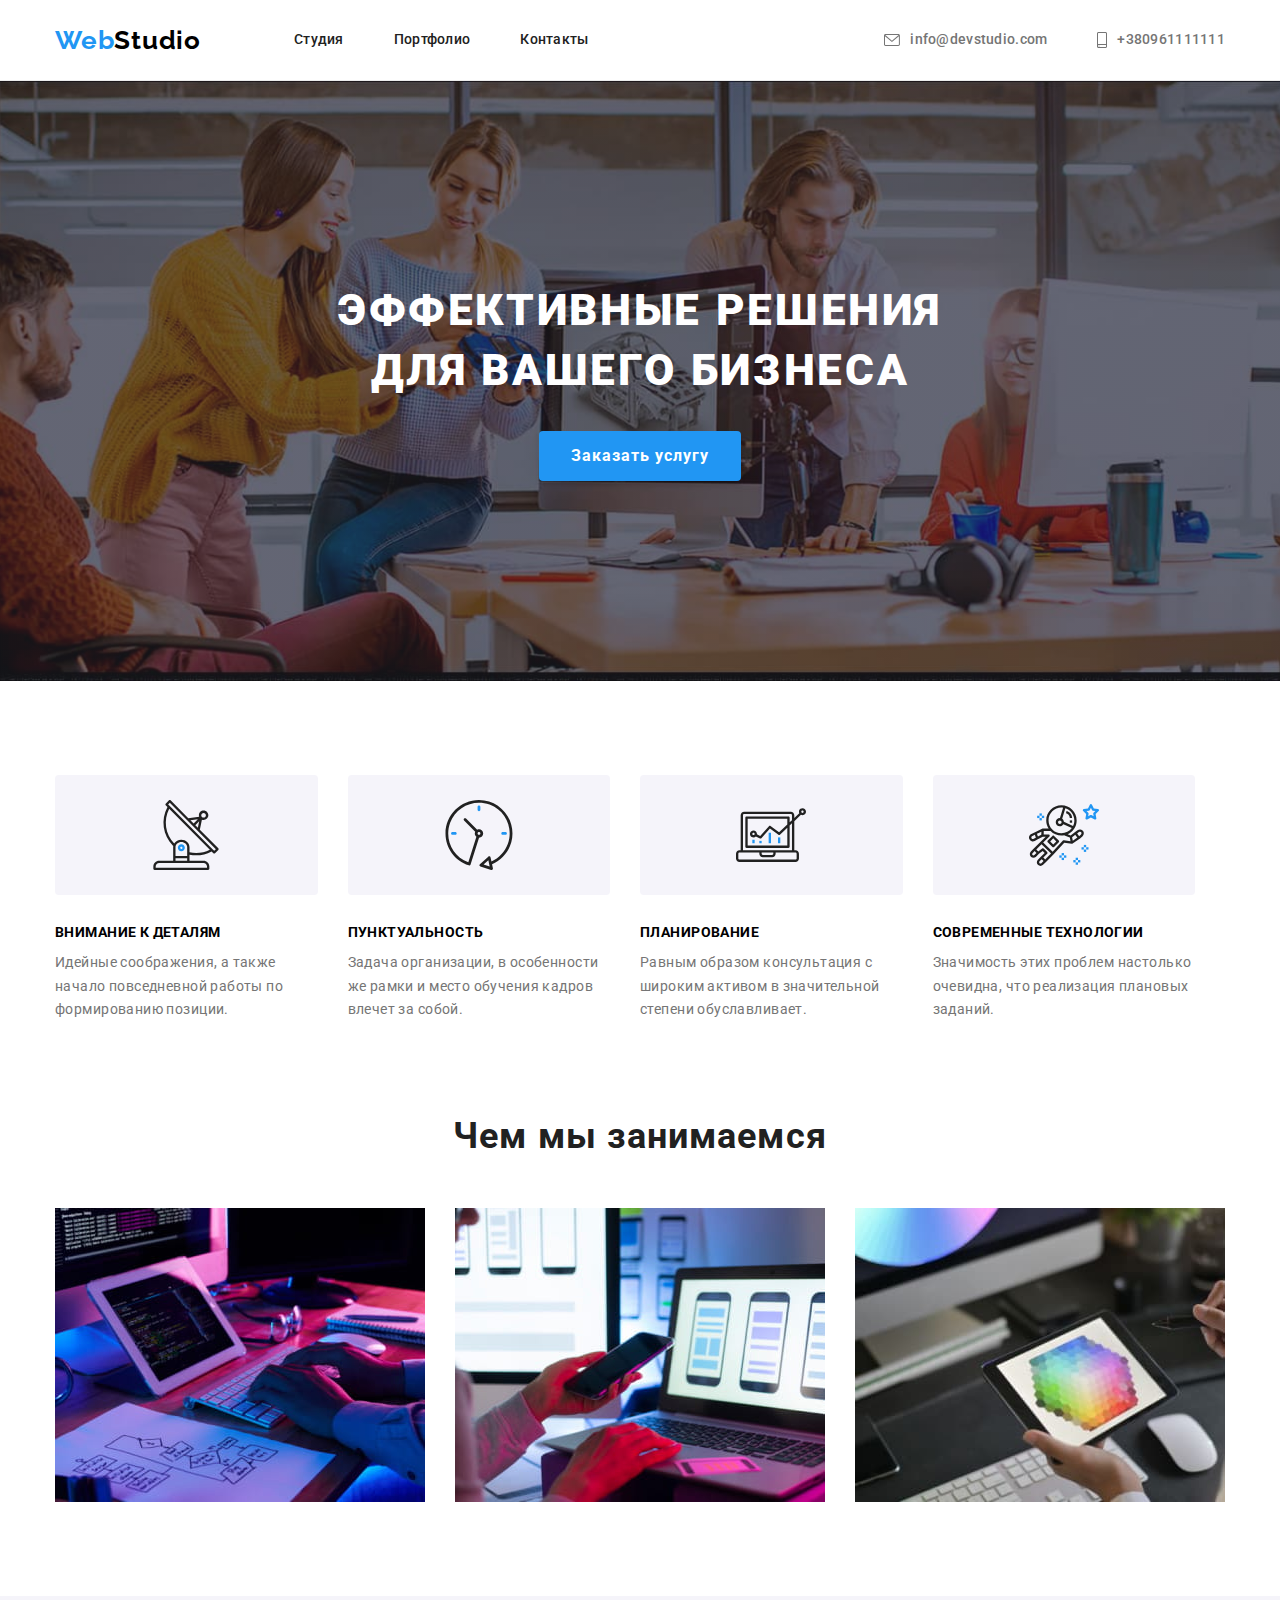
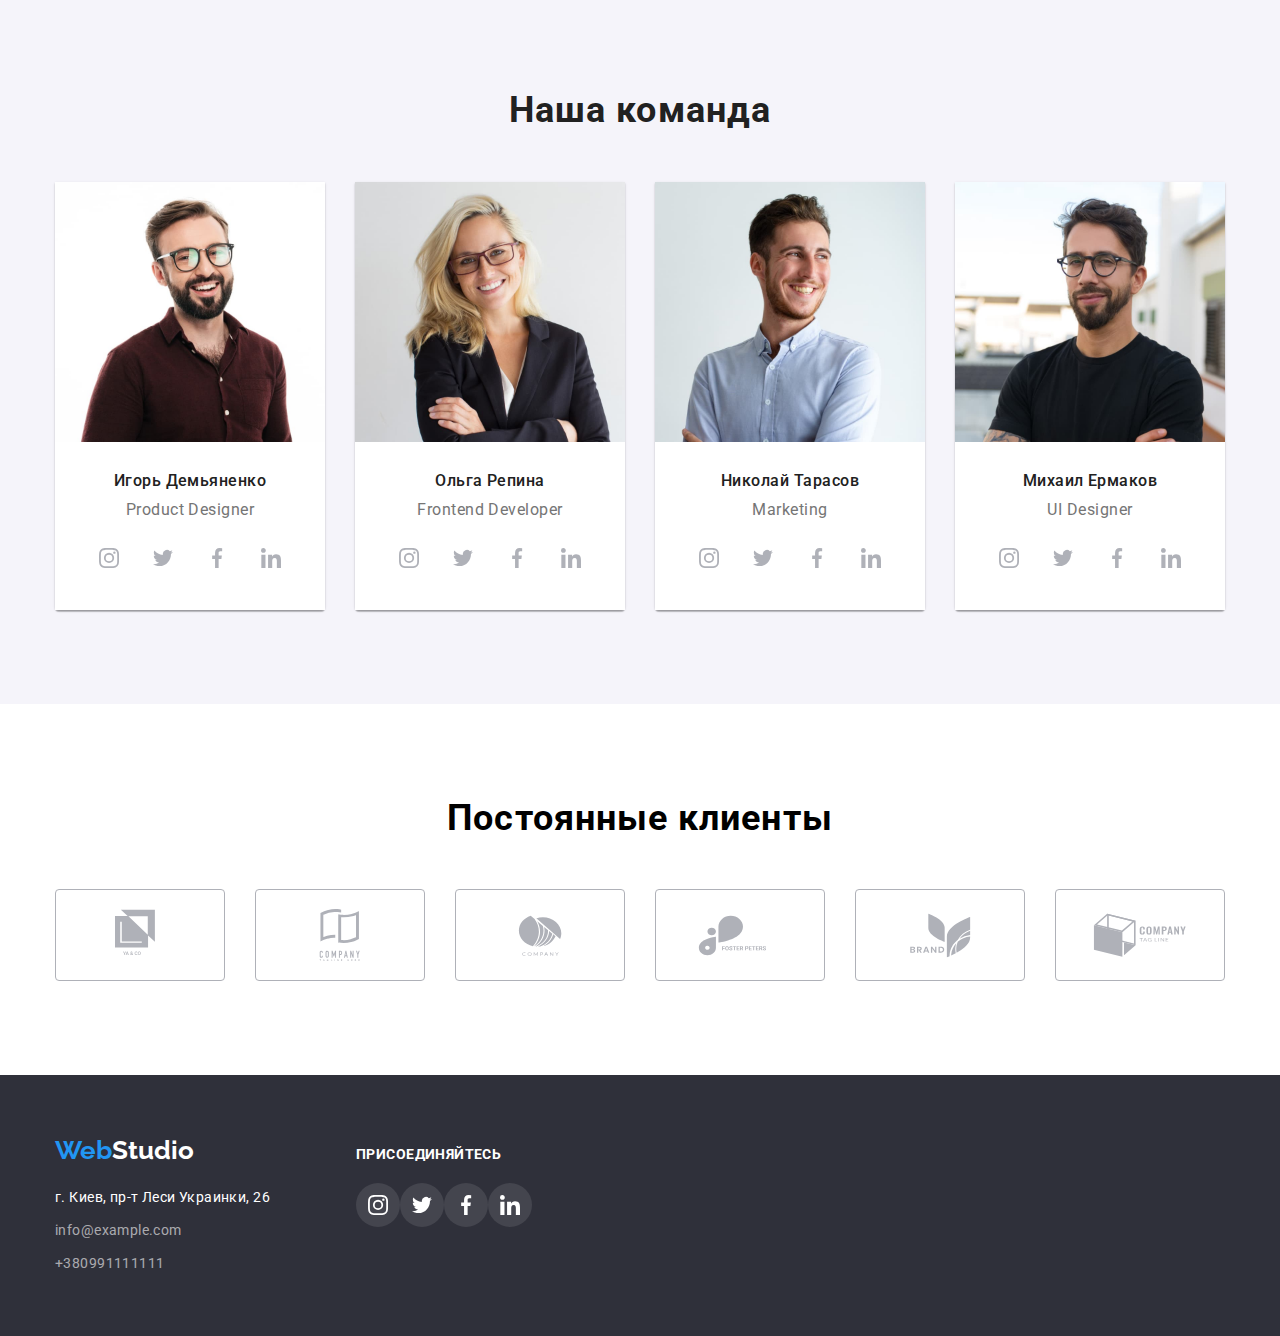
<file: index.html>
<!DOCTYPE html>
<html lang="ru">
  <head>
    <meta charset="UTF-8" />
    <meta http-equiv="X-UA-Compatible" content="IE=edge" />
    <meta name="viewport" content="width=device-width, initial-scale=1.0" />
    <link rel="preconnect" href="https://fonts.googleapis.com">
    <link rel="preconnect" href="https://fonts.gstatic.com" crossorigin>
    <link href="https://fonts.googleapis.com/css2?family=Raleway:wght@700&family=Roboto:wght@400;500;700;900&display=swap" rel="stylesheet">
    <link rel="stylesheet" href="./css/modern-normalize.css">
    <link rel="stylesheet" href="./css/styles.css">
    <title>WebStudio</title>
  </head>
  <body>
    <header class="header"> <!--Header-->
      <div class="head">
        <nav class="menu">
          <a class="logo" lang="en" href="./index.html"><span class="acent">Web</span>Studio
          </a>
          <ul class="menu-list">
            <li class="menu-items">
              <a class="menu-link" href="./index.html">Студия
              </a>
            </li>
            <li class="menu-items">
              <a class="menu-link" href="./portfolio.html">Портфолио</a>
            </li>
            <li class="menu-items">
              <a class="menu-link" href="./index.html">Контакты</a>
            </li>
          </ul>
        </nav>
        <ul class="connection-to">
          <li class="info">
            <a class="mail" href="mailto:info@devstudio.com">
              <svg class="icon-envelope">
                <use href="./svg/symbol-defs.svg#icon-envelope" width="16px" height="12px"></use>
              </svg>
              info@devstudio.com</a>
          </li>
          <li class="info">
            <a class="phone" href="tel:+380961111111">
              <svg class="icon-smartphone">
              <use href="./svg/symbol-defs.svg#icon-smartphone" width="10px" height="16px"></use>
            </svg>+380961111111</a>
          </li>
        </ul>
      </div>
    </header>
    <main> <!--Main-->
      <section class="front">
        <div class="front-style">
          <h1 class="texte">ЭФФЕКТИВНЫЕ РЕШЕНИЯ ДЛЯ ВАШЕГО БИЗНЕСА</h1>
          <button type="button" class="main-but">Заказать услугу</button>
        </div> <!--Верхня шапка-->
      </section>
      <section class="section-merit"> <!--Чому ми-->
        <div class="merit-class">
          <ul class="list-merit">
            <li class="merit icon-group">
              <h3 class="merit-name">ВНИМАНИЕ К ДЕТАЛЯМ</h3>
              <p class="merit-p">Идейные соображения, а также начало повседневной работы по формированию позиции.</p>
            </li>
            <li class="merit icon-clock">
              <h3 class="merit-name">ПУНКТУАЛЬНОСТЬ</h3>
              <p class="merit-p">Задача организации, в особенности же рамки и место обучения кадров влечет за собой.</p>
            </li>
            <li class="merit icon-diagram">
              <h3 class="merit-name">ПЛАНИРОВАНИЕ</h3>
              <p class="merit-p">Равным образом консультация с широким активом в значительной степени обуславливает.</p>
            </li>
            <li class="merit icon-austronaut">
              <h3 class="merit-name">СОВРЕМЕННЫЕ ТЕХНОЛОГИИ</h3>
              <p class="merit-p">Значимость этих проблем настолько очевидна, что реализация плановых заданий.</p>
            </li>
          </ul>
        </div>
      </section>
      <section class="whot-do"> <!--Чим ми займаємось-->
        <div class="work-class">
          <h2 class="h-work">Чем мы занимаемся</h2>
        <ul class="working-list">
          <li class="work"><img src="./images/scr1.jpg" alt="first image" width="370" height="294"></li>
          <li class="work"><img src="./images/scr2.jpg" alt="second image" width="370" height="294"></li>
          <li class="work"><img src="./images/scr3.jpg" alt="third image" width="370" height="294"></li>
        </ul>
        </div>
      </section>
      <section class="our-team">
        <div class="our-team-class">
          <h2 class="h-team">Наша команда</h2>
          <ul class="team-list">
            <li class="team">
              <img class="image" src="./images/photo1.jpg" alt="Игорь Демьяненко" width="270" height="260">
              <div class="person">
                <h3 class="name">Игорь Демьяненко</h3>
                <p class="activity" lang="en">Product Designer</p>
                <ul class="soc-list">
                  <li class="soc-logo">
                      <a href="" class="icon-border">
                          <svg class="icon instagram">
                              <use href="./svg/svg-ico/symbol-defs.svg#icon-instagram" width="20px" height="20px"></use>
                          </svg>
                      </a>
                  </li>
                  <li class="soc-logo">
                      <a href="" class="icon-border">
                          <svg class="icon twitter">
                              <use href="./svg/svg-ico/symbol-defs.svg#icon-twitter"width="20px" height="20px"></use>
                          </svg>
                      </a>
                  </li>
                  <li class="soc-logo">
                      <a href="" class="icon-border">
                          <svg class="icon facebook">
                              <use href="./svg/svg-ico/symbol-defs.svg#icon-facebook" width="20px" height="20px"></use>
                          </svg>
                      </a>
                  </li>
                  <li class="soc-logo">
                      <a href="" class="icon-border">
                          <svg class="icon linkedin">
                              <use href="./svg/svg-ico/symbol-defs.svg#icon-linkedin" width="20px" height="20px"></use>
                          </svg>
                      </a>
                  </li>
               </ul>
              </div>
            </li>
            <li class="team">
              <img class="image" src="./images/photo2.jpg" alt="Ольга Репина" width="270" height="260">
              <div class="person">
                <h3 class="name">Ольга Репина</h3>
                <p class="activity" lang="en">Frontend Developer</p>
                <ul class="soc-list">
                  <li class="soc-logo">
                      <a href="" class="icon-border">
                          <svg class="icon instagram">
                              <use href="./svg/svg-ico/symbol-defs.svg#icon-instagram" width="20px" height="20px"></use>
                          </svg>
                      </a>
                  </li>
                  <li class="soc-logo">
                      <a href="" class="icon-border">
                          <svg class="icon twitter">
                              <use href="./svg/svg-ico/symbol-defs.svg#icon-twitter"width="20px" height="20px"></use>
                          </svg>
                      </a>
                  </li>
                  <li class="soc-logo">
                      <a href="" class="icon-border">
                          <svg class="icon facebook">
                              <use href="./svg/svg-ico/symbol-defs.svg#icon-facebook" width="20px" height="20px"></use>
                          </svg>
                      </a>
                  </li>
                  <li class="soc-logo">
                      <a href="" class="icon-border">
                          <svg class="icon linkedin">
                              <use href="./svg/svg-ico/symbol-defs.svg#icon-linkedin" width="20px" height="20px"></use>
                          </svg>
                      </a>
                  </li>
               </ul>
              </div>
            </li>
            <li class="team">
              <img class="image" src="./images/photo3.jpg" alt="Николай Тарасов" width="270" height="260">
              <div class="person">
                <h3 class="name">Николай Тарасов</h3>
                <p class="activity" lang="en">Marketing</p>
                <ul class="soc-list">
                  <li class="soc-logo">
                      <a href="" class="icon-border">
                          <svg class="icon instagram">
                              <use href="./svg/svg-ico/symbol-defs.svg#icon-instagram" width="20px" height="20px"></use>
                          </svg>
                      </a>
                  </li>
                  <li class="soc-logo">
                      <a href="" class="icon-border">
                          <svg class="icon twitter">
                              <use href="./svg/svg-ico/symbol-defs.svg#icon-twitter"width="20px" height="20px"></use>
                          </svg>
                      </a>
                  </li>
                  <li class="soc-logo">
                      <a href="" class="icon-border">
                          <svg class="icon facebook">
                              <use href="./svg/svg-ico/symbol-defs.svg#icon-facebook" width="20px" height="20px"></use>
                          </svg>
                      </a>
                  </li>
                  <li class="soc-logo">
                      <a href="" class="icon-border">
                          <svg class="icon linkedin">
                              <use href="./svg/svg-ico/symbol-defs.svg#icon-linkedin" width="20px" height="20px"></use>
                          </svg>
                      </a>
                  </li>
               </ul>
              </div>
            </li>
            <li class="team">
              <img class="image" src="./images/photo4.jpg" alt="Михаил Ермаков" width="270" height="260">
              <div class="person">
                <h3 class="name">Михаил Ермаков</h3>
                <p class="activity" lang="en">UI Designer</p>
                <ul class="soc-list">
                  <li class="soc-logo">
                      <a href="" class="icon-border">
                          <svg class="icon instagram">
                              <use href="./svg/svg-ico/symbol-defs.svg#icon-instagram" width="20px" height="20px"></use>
                          </svg>
                      </a>
                  </li>
                  <li class="soc-logo">
                      <a href="" class="icon-border">
                          <svg class="icon twitter">
                              <use href="./svg/svg-ico/symbol-defs.svg#icon-twitter"width="20px" height="20px"></use>
                          </svg>
                      </a>
                  </li>
                  <li class="soc-logo">
                      <a href="" class="icon-border">
                          <svg class="icon facebook">
                              <use href="./svg/svg-ico/symbol-defs.svg#icon-facebook" width="20px" height="20px"></use>
                          </svg>
                      </a>
                  </li>
                  <li class="soc-logo">
                      <a href="" class="icon-border">
                          <svg class="icon linkedin">
                              <use href="./svg/svg-ico/symbol-defs.svg#icon-linkedin" width="20px" height="20px"></use>
                          </svg>
                      </a>
                  </li>
               </ul>
              </div>
            </li>
          </ul>
        </div>
      </section>
      <section class="client-section">
        <div class="client-conteiner">
            <h2 class="h-client">Постоянные клиенты</h2>
                <ul class="client-list">
                    <li class="client-item">
                        <a href="" class="client-link">
                            <svg class="client ya-go">
                                <use href="./svg/svg-ico/symbol-defs.svg#icon-ya-go" width="40px" height="47px"></use>
                            </svg>
                        </a>
                    </li>
                    <li class="client-item">
                        <a href="" class="client-link">
                            <svg class="client ya-go">
                                <use href="./svg/svg-ico/symbol-defs.svg#icon-tagline-here" width="50px" height="52px"></use>
                            </svg>
                        </a>
                    </li>
                        <li class="client-item">
                            <a href="" class="client-link">
                                <svg class="client icon-company">
                                    <use href="./svg/svg-ico/symbol-defs.svg#icon-company" width="44px" height="41px"></use>
                                </svg>
                            </a>
                        </li>
                        <li class="client-item">
                            <a href="" class="client-link">
                                <svg class="client icon-foster">
                                    <use href="./svg/svg-ico/symbol-defs.svg#icon-foster" width="85px" height="41px"></use>
                                </svg>
                            </a>
                        </li>
                    <li>
                        <li class="client-item">
                            <a href="" class="client-link">
                                <svg class="client icon-brand">
                                    <use href="./svg/svg-ico/symbol-defs.svg#icon-brand" width="63px" height="45px"></use>
                                </svg>
                            </a>
                        </li>
                    </li>
                    <li class="client-item">
                        <a href="" class="client-link">
                            <svg class="client icon-tag-line">
                                <use href="./svg/svg-ico/symbol-defs.svg#icon-tag-line" width="98px" height="44px"></use>
                            </svg>
                        </a>
                    </li>
                </ul>
        </div>
    </section>
    </main>
    <footer class="footer">
      <div class="footer-div">
        <div class="footer-section">
          <a class="footer-logo" lang="en" href="./index.html"><span class="acent">Web</span>Studio</a>
          <address class="address">
            <ul class="list-address">
              <li class="con-address"><a class="con-address" href="https://goo.gl/maps/3XFcRr5mM66JUjLg8">г. Киев, пр-т Леси Украинки, 26</a></li>
              <li class="con"><a class="footer-contact" href="mailto:info@example.com">info@example.com</a></li>
              <li class="con"><a class="footer-contact" href="tel:+380991111111">+380991111111</a></li>
            </ul>
          </address>
      </div>
      <div class="footer-social"> 
        <h3 class="social-title">
            ПРИСОЕДИНЯЙТЕСЬ
        </h3>
        <ul class="footer-social-list">
            <li class="social">
                <a href="" class="icon-border footer-icon">
                    <svg class="icon instagram">
                        <use href="./svg/svg-ico/symbol-defs.svg#icon-instagram" width="20px" height="20px"></use>
                    </svg>
                </a>
            </li>
            <li class="social">
                <a href="" class="icon-border footer-icon">
                    <svg class="icon twitter">
                        <use href="./svg/svg-ico/symbol-defs.svg#icon-twitter"width="20px" height="20px"></use>
                    </svg>
                </a>
            </li>
            <li class="social">
                <a href="" class="icon-border footer-icon">
                    <svg class="icon facebook">
                        <use href="./svg/svg-ico/symbol-defs.svg#icon-facebook" width="20px" height="20px"></use>
                    </svg>
                </a>
            </li>
            <li class="social">
                <a href="" class="icon-border footer-icon">
                    <svg class="icon linkedin">
                        <use href="./svg/svg-ico/symbol-defs.svg#icon-linkedin" width="20px" height="20px"></use>
                    </svg>
                </a>
            </li>
        </ul>
    </div>
      </div>
    </footer>
  </body>
</html>
</file>
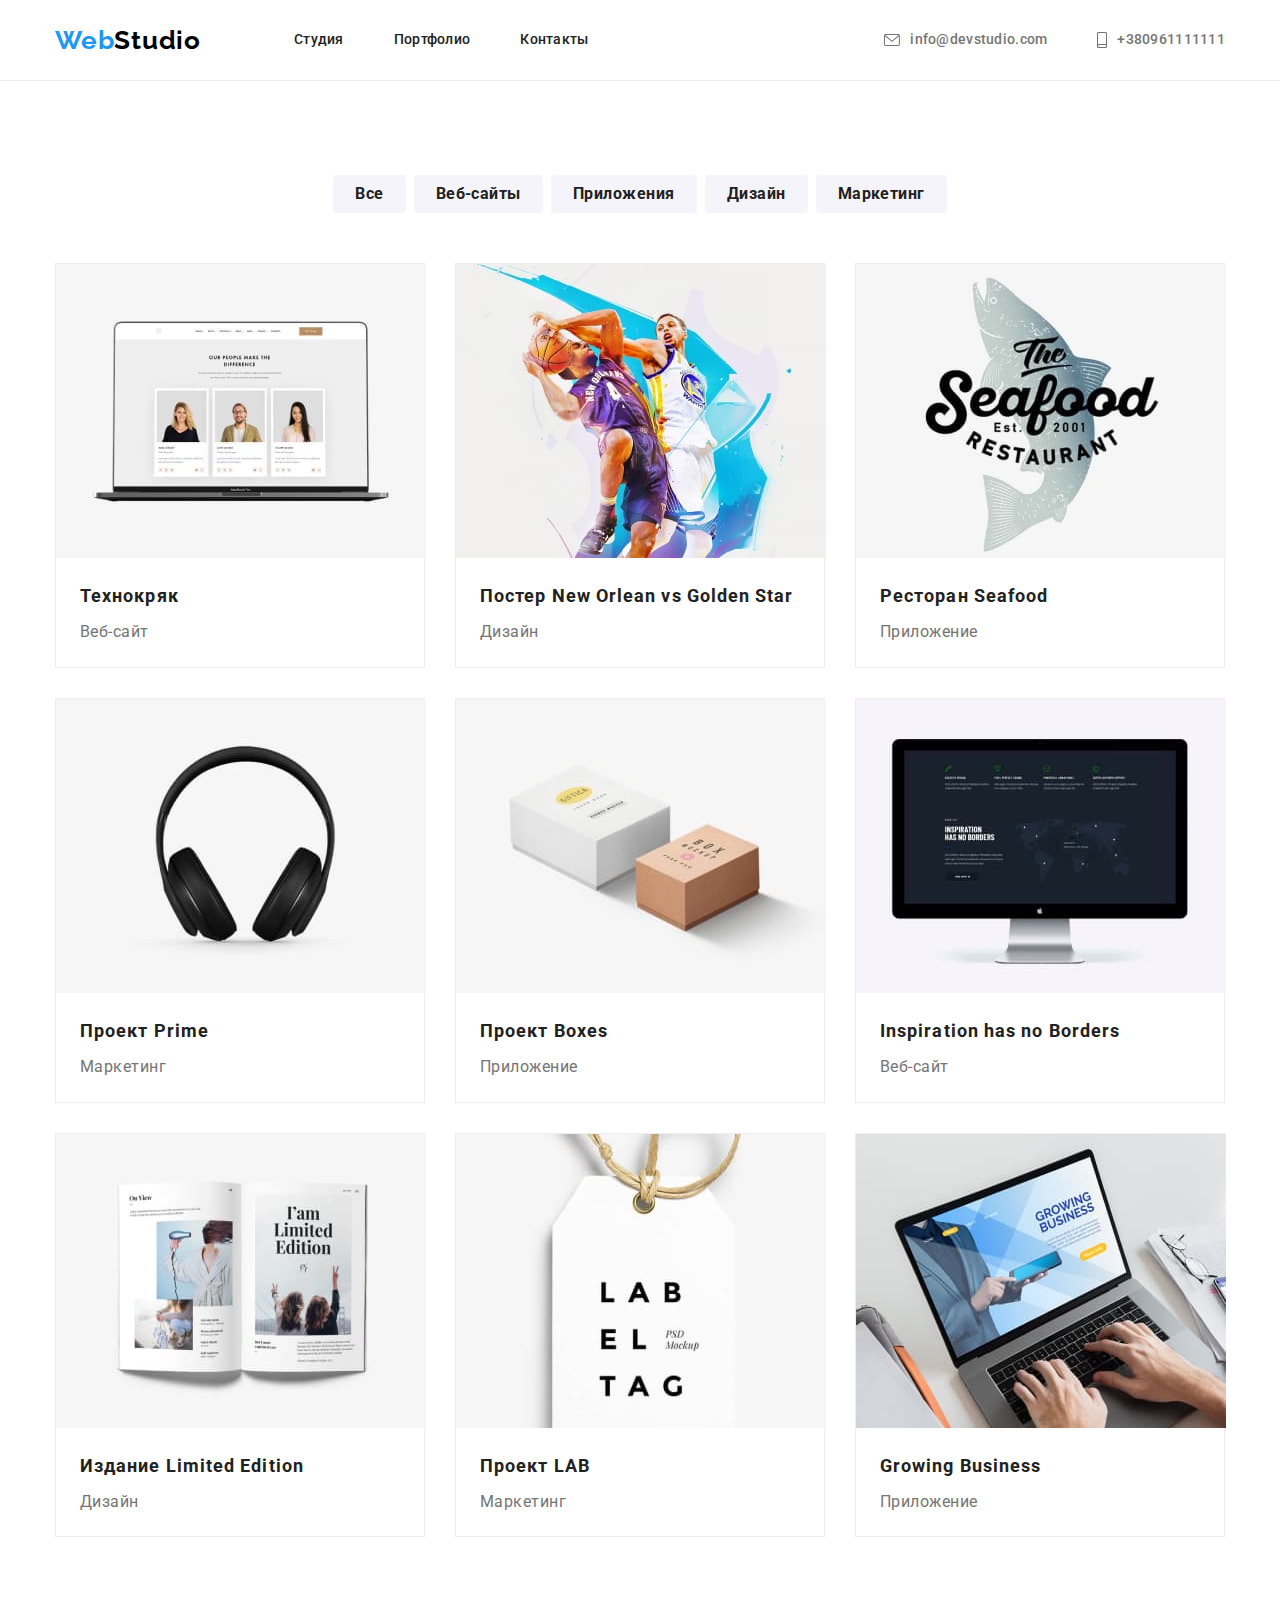
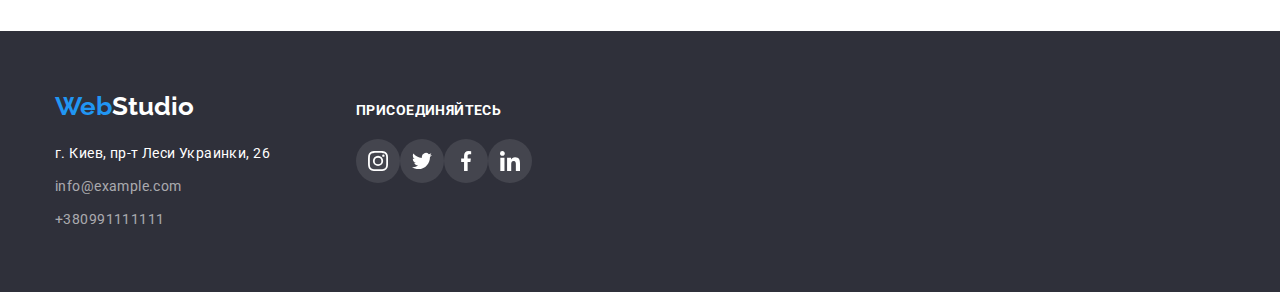
<file: portfolio.html>
<!DOCTYPE html>
<html lang="ru">
<head>
    <meta charset="UTF-8">
    <meta http-equiv="X-UA-Compatible" content="IE=edge">
    <meta name="viewport" content="width=device-width, initial-scale=1.0">
    <title>Portfolio</title>
    <link rel="preconnect" href="https://fonts.googleapis.com">
    <link rel="preconnect" href="https://fonts.gstatic.com" crossorigin>
    <link href="https://fonts.googleapis.com/css2?family=Raleway:wght@700&family=Roboto:wght@400;500;700;900&display=swap" rel="stylesheet">
    <link rel="stylesheet" href="./css/modern-normalize.css">
    <link rel="stylesheet" href="./css/styles.css">
</head>
<body>
  <header class="header"> <!--Header-->
    <div class="head">
      <nav class="menu">
        <a class="logo" lang="en" href="./index.html"><span class="acent">Web</span>Studio
        </a>
        <ul class="menu-list">
          <li class="menu-items">
            <a class="menu-link" href="./index.html">Студия
            </a>
          </li>
          <li class="menu-items">
            <a class="menu-link" href="./portfolio.html">Портфолио</a>
          </li>
          <li class="menu-items">
            <a class="menu-link" href="./index.html">Контакты</a>
          </li>
        </ul>
      </nav>
      <ul class="connection-to">
        <li class="info">
          <a class="mail" href="mailto:info@devstudio.com">
            <svg class="icon-envelope">
              <use href="./svg/symbol-defs.svg#icon-envelope" width="16px" height="12px"></use>
            </svg>
            info@devstudio.com</a>
        </li>
        <li class="info">
          <a class="phone" href="tel:+380961111111">
            <svg class="icon-smartphone">
            <use href="./svg/symbol-defs.svg#icon-smartphone" width="10px" height="16px"></use>
          </svg>+380961111111</a>
        </li>
      </ul>
    </div>
  </header>
  <main>
    <section class="filter-section">
      <div class="filter">
        <ul class="filter-but">
          <li class="but-list">
              <button type="button" class="but-all">Все</button>
          </li>
          <li class="but-list">
              <button type="button" class="but-page">Веб-сайты</button>
          </li>
          <li class="but-list">
              <button type="button" class="but-app">Приложения</button>
          </li>
          <li class="but-list">
              <button type="button" class="but-des">Дизайн</button>
          </li>
          <li class="but-list">
              <button type="button" class="but-mark">Маркетинг</button>
          </li>
        </ul>
        <ul class="target-filter-but">
          <li class="filter-position">
            <img class="filter-image" src="./images/portfolio/preview.jpg" alt="Технокряк" width="370" height="294">
            <div class="filter-text"> 
              <h3 class="target-name">Технокряк</h3>
              <p class="target-but">Веб-сайт</p>
            </div>
          </li>      
          <li class="filter-position" lang="en">
            <img class="filter-image" src="./images/portfolio/star.jpg" alt="Постер New Orlean vs Golden Star" width="370" height="294">
            <div class="filter-text"> 
              <h3 class="target-name" lang="en">Постер New Orlean vs Golden Star</h3>
              <p class="target-but">Дизайн</p>
            </div>
          </li>
          <li class="filter-position" lang="en">
            <img class="filter-image" src="./images/portfolio/seafood.jpg" alt="Ресторан Seafood" width="370" height="294">
            <div class="filter-text">
              <h3 class="target-name" lang="en">Ресторан Seafood</h3>
              <p class="target-but">Приложение</p>
            </div>
            </li>
            <li class="filter-position" lang="en">
              <img class="filter-image" src="./images/portfolio/prime.jpg" alt="Проект Prime" width="370" height="294">
            <div class="filter-text">
              <h3 class="target-name" lang="en">Проект Prime</h3>
              <p class="target-but">Маркетинг</p>
            </div>
          </li>      
          <li class="filter-position" lang="en">
            <img class="filter-image" src="./images/portfolio/box.jpg" alt="Проект Boxes" width="370" height="294">
            <div class="filter-text">
              <h3 class="target-name" lang="en">Проект Boxes</h3>
              <p class="target-but">Приложение</p>
            </div>
          </li>
          <li class="filter-position" lang="en">
            <img class="filter-image" src="./images/portfolio/borders.jpg" alt="Inspiration has no Borders" width="370" height="294">
            <div class="filter-text">
              <h3 class="target-name" lang="en">Inspiration has no Borders</h3>
              <p class="target-but">Веб-сайт</p>
            </div>
          </li>
          <li class="filter-position" lang="en">
            <img class="filter-image" src="./images/portfolio/limited.jpg" alt="Издание Limited Edition" width="370" height="294">
            <div class="filter-text">
              <h3 class="target-name" lang="en">Издание Limited Edition</h3>
              <p class="target-but">Дизайн</p>
            </div> 
          </li>      
          <li class="filter-position" lang="en">
            <img class="filter-image" src="./images/portfolio/lab.jpg" alt="Проект LAB" width="370" height="294">
            <div class="filter-text">
              <h3 class="target-name" lang="en">Проект LAB</h3>
              <p class="target-but">Маркетинг</p>
            </div>  
          </li>
          <li class="filter-position" lang="en">
            <img class="filter-image" src="./images/portfolio/business.jpg" alt="Growing Business" width="370" height="294">
            <div class="filter-text">
              <h3 class="target-name" lang="en">Growing Business</h3>
              <p class="target-but">Приложение</p>
            </div>
         </li>
        </ul> 
      </div>
    </section>
  </main>
  <footer class="footer">
    <div class="footer-div">
      <div class="footer-section">
        <a class="footer-logo" lang="en" href="./index.html"><span class="acent">Web</span>Studio</a>
        <address class="address">
          <ul class="list-address">
            <li class="con-address"><a class="con-address" href="https://goo.gl/maps/3XFcRr5mM66JUjLg8">г. Киев, пр-т Леси Украинки, 26</a></li>
            <li class="con"><a class="footer-contact" href="mailto:info@example.com">info@example.com</a></li>
            <li class="con"><a class="footer-contact" href="tel:+380991111111">+380991111111</a></li>
          </ul>
        </address>
    </div>
    <div class="footer-social"> 
      <h3 class="social-title">
          ПРИСОЕДИНЯЙТЕСЬ
      </h3>
      <ul class="footer-social-list">
          <li class="social">
              <a href="" class="icon-border footer-icon">
                  <svg class="icon instagram">
                      <use href="./svg/svg-ico/symbol-defs.svg#icon-instagram" width="20px" height="20px"></use>
                  </svg>
              </a>
          </li>
          <li class="social">
              <a href="" class="icon-border footer-icon">
                  <svg class="icon twitter">
                      <use href="./svg/svg-ico/symbol-defs.svg#icon-twitter"width="20px" height="20px"></use>
                  </svg>
              </a>
          </li>
          <li class="social">
              <a href="" class="icon-border footer-icon">
                  <svg class="icon facebook">
                      <use href="./svg/svg-ico/symbol-defs.svg#icon-facebook" width="20px" height="20px"></use>
                  </svg>
              </a>
          </li>
          <li class="social">
              <a href="" class="icon-border footer-icon">
                  <svg class="icon linkedin">
                      <use href="./svg/svg-ico/symbol-defs.svg#icon-linkedin" width="20px" height="20px"></use>
                  </svg>
              </a>
          </li>
      </ul>
  </div>
    </div>
  </footer>
</body>
</html>
</file>
<file: css/styles.css>
:root{
    --moz-text-decoration-color: #2196F3;
}
body {
    font-family: 'Roboto',  sans-serif;
    margin: 0px;
}
img {
    display: block;
}
p {
    padding: 0px;
    margin: 0px;
}
h1,h2,h3,h4,h5,h6 {
    padding: 0px;
    margin: 0px;
}
ul {
    padding: 0px;
    margin: 0px;
}
li {
    padding: 0px;
    margin: 0px;
}
a {
    padding: 0px;
    margin: 0px;
}
/* logo decoration */

.header {
    border-bottom: 1px solid #ECECEC;
}
.container {
    width: 1200px;
    padding-left: 15px;
    padding-right: 15px;
    margin-left: auto;
    margin-right: auto;
}
/* -----------------Header-------------- */
/* Студія, портфоліо контакти */
.head {
    display: flex;
    width: 1200px;
    height: 80px;
    padding: 0px 15px;
    margin-left: auto;
    margin-right: auto;
    align-items: center;
}
.menu {
    display: flex;
    align-items: center;
}
.logo {
    text-decoration: none;
    margin-right: 93px;
    font-family: 'Raleway',  sans-serif;
    font-weight: 700;
    font-size: 26px;
    line-height: 1.19;
    letter-spacing: 0.03em;
    color: #000000;
}
.acent {
    color: var(--moz-text-decoration-color);
}
.menu-link  {
    display: block;
    color: #212121;
    text-decoration: none;
}
.menu-link:hover {
    color: var(--moz-text-decoration-color);
}
.menu-link:focus {
    color: var(--moz-text-decoration-color);
}
.menu-list {
    display: flex;
    padding-left: 0px;
    margin-top: 0px;
    margin-bottom: 0px;
}
.menu-items:not(:last-child) {
    margin-right: 50px;
}
.menu-items {
    list-style-type: none;
    font-size: 14px;
    font-weight: 500;
    line-height: 1.1;
    letter-spacing: 0.02em;
}
/* контактні дані */
.connection-to {
    display: flex;
    list-style-type: none;
    margin-left: auto;
    margin-top: 0px;
    margin-bottom: 0px;
    padding-left: 0px;
}
.info:not(:last-child) {
    margin-right: 50px;
}
.mail,.phone {
    display: flex;
    justify-content: center;
    align-items: center;
    text-decoration: none;
    font-weight: 500;
    font-size: 14px;
    line-height: 1.14;
    letter-spacing: 0.02em;
    color: #757575;
}
.icon-envelope {
    width: 16px;
    height: 12px;
    fill: currentColor;
    margin-right: 10px;
}
.icon-smartphone {
    width: 10px;
    height: 16px;
    fill: currentColor;
    margin-right: 10px;
}
.mail:hover {
    color: var(--moz-text-decoration-color);
}
.mail:focus {
    color: var(--moz-text-decoration-color);
}
.phone:hover {
    color: var(--moz-text-decoration-color);
}
.phone:focus {
    color: var(--moz-text-decoration-color);
}
.front {
    max-width: 1600px;
    margin-left: auto;
    margin-right: auto;
    margin-top: 0px;
    background-color: #2F303A;
    background-image: linear-gradient( to right,rgba(47,48,58,0.4), rgba(47, 48, 58, 0.4)
    ), url(../images/Img.jpg);
    background-size: cover;
    background-repeat: no-repeat;
    background-position: center;
    text-align: center;
    padding-top: 200px;
    padding-bottom: 200px; 
}
.texte {
    font-weight: 900;
    font-size: 44px;
    line-height: 1.36;
    letter-spacing: 0.06em;
    color: #FFFFFF;
    margin-left: auto;
    margin-right: auto;
    width: 696px;
    margin-top: 0px;
    margin-bottom: 30px;
}
.main-but {
    font-weight: 700;
    font-size: 16px;
    line-height: 1.87;
    letter-spacing: 0.06em;
    color: #FFFFFF;
    background-color: #2196F3;
    box-shadow: 0px 4px 4px rgba(0, 0, 0, 0.15);
    border-radius: 4px;
    cursor: pointer;
    height: 50px;
    border: 0px;
    padding: 10px 32px 10px 32px;
}
.main-but:hover {
    background-color: #188CE8;
}
/*-----------------Merit----------*/
.section-merit{
    padding-top: 94px;
    padding-bottom: 94px;
}
.merit-class{
    width: 1200px;
    padding: 0px 15px;
    margin-left: auto;
    margin-right: auto;
}
.list-merit {
    display: flex;
    list-style-type: none;
    margin: 0px;
    padding: 0px;
}
.merit{
    width: 270px;
    margin-right: 30px;
}
.merit::before {
    display: block;
    height: 120px;
    content: "";
    background-repeat: no-repeat;
    background-color: #F5F4FA;
    background-position: center;
    border-radius: 4px;
    margin-bottom: 30px;
}
.icon-group::before{
    background-image: url(../svg/Group.svg);
}
.icon-clock::before{
    background-image: url(../svg/clock.svg);
}
.icon-diagram::before{
    background-image: url(../svg/diagram.svg);
}
.icon-austronaut::before{
    background-image: url(../svg/astronaut.svg);
}
.merit-name {
    font-weight: 700;
    font-size: 14px;
    line-height: 1.14;
    letter-spacing: 0.03em;
    margin-top: 30px;
    margin-bottom: 10px;
}
.merit-p {
    margin: 0px;
    font-weight: 400;
    font-size: 14px;
    line-height: 1.71;
    letter-spacing: 0.03em;
    color: #757575;
}
/* ----------------------Work----------------- */
.whot-do {
    padding-bottom: 94px;
}
.work-class{
    width: 1200px;
    padding: 0px 15px;
    margin-left: auto;
    margin-right: auto;
}
.h-work {
    font-weight: 700;
    font-size: 36px;
    line-height: 1.16;
    letter-spacing: 0.03em;
    color: #212121;
    text-align: center;
    margin-top: 0px;
    margin-bottom: 50px;
    
}
.working-list {
    display: flex;
    padding-bottom: 94px;
    list-style-type: none;
    margin: 0px;
    padding: 0px;
}
.work:not(:last-child) {
    margin-right: 30px;
}
/* --------------------Team--------------------- */
.our-team {
    background: #F5F4FA;
    padding-bottom: 94px;
    padding-top: 94px;
}
.our-team-class {
    width: 1200px;
    padding: 0px 15px;
    margin-left: auto;
    margin-right: auto;
}
.team {
    box-shadow: 0px 1px 3px rgba(0, 0, 0, 0.12), 0px 1px 1px rgba(0, 0, 0, 0.14), 0px 2px 1px rgba(0, 0, 0, 0.2);
    border-radius: 0px 0px 4px 4px;
    text-align: center;
}
.h-team {
    font-weight: 700;
    font-size: 36px;
    line-height: 1.16;
    letter-spacing: 0.03em;
    color: #212121;
    text-align: center;
    margin-top: 0px;
    margin-bottom: 50px;
}
.team-list {
    display: flex;
    list-style-type: none;
    margin: 0px;
    padding: 0px;
}
.team:not(:last-child) {
    margin-right: 30px;
}
.person {
    padding-top: 30px;
    padding-bottom: 30px;
    background-color: #FFFFFF;
}
.name {
    font-weight: 500;
    font-size: 16px;
    line-height: 1.18;
    letter-spacing: 0.03em;
    color: #212121; 
    margin-bottom: 10px;
}
.activity {
    margin: 0px;
    font-weight: 400;
    font-size: 16px;
    line-height: 1.18;
    letter-spacing: 0.03em;
    color: #757575;
}
.soc-list {
    margin-top: 16px;
    list-style: none;
    display: flex;
    justify-content: center;
}
.soc-logo:not(:last-child) {
    margin-right: 10px;
}
.icon-border{
    color: #AFB1B8;
    border-radius: 50%;
    border: none;
    display: flex;
    width: 44px;
    height: 44px;
    justify-content: center;
    align-items: center;
}
.icon{
    fill: currentColor;
    width: 20px;
    height: 20px;
}
.icon-border:hover{
    background-color: #2196F3;
    color: #FFFFFF;
    
}
.icon-border:focus{
    background-color: #2196F3;
    color: #FFFFFF;  
}
.client-section{
    padding-top: 94px;
    padding-bottom: 94px;
}
.client-conteiner{
    width: 1200px;
    padding: 0px 15px;
    margin-left: auto;
    margin-right: auto;
}
.h-client{
    font-weight: 700;
    font-size: 36px;
    line-height: 1.16;
    letter-spacing: 0.03em;
    text-align: center;
}
.client-list{
    display: flex;
    list-style: none;
    margin-top: 50px;
}
.client-item:not(:last-child){
    margin-right: 30px;
}
.client-link{
    display: flex;
    justify-content: center;
    align-items: center;
    width: 170px;
    height: 92px;
    border: 1px solid #afb1b8;
    border-radius: 4px;
    color: #AFB1B8;
}
.client-link:hover,
.client-link:focus{
    border-color: #2196F3;
    color:#2196F3;
}
.client{
    fill: currentColor;   
}
.ya-go{
    width: 50px;
    height: 52px;
}
.tagline-here{
    width: 40px;
    height: 52px;
}
.icon-company{
    width: 44px;
    height: 41px;
}
.icon-foster{
    width: 85px;
    height: 41px;
}
.icon-brand{
    width: 63px;
    height: 45px;
}
.icon-tag-line{
    width: 98px;
    height: 44px;
}
/* ---------------Footer----------- */
.footer {
    max-width: 1600px;
    background-color: #2F303A;
    padding-top: 60px;
    padding-bottom: 60px;
    margin-left: auto;
    margin-right: auto;
}
.footer-section{
    display: block;
    margin-right: 70px;
}
.address{
    width: 231px;
    margin-top: 20px;
}
.footer-logo {
    font-family: 'Raleway', sans-serif;
    font-weight: 700;
    font-size: 26px;
    line-height: 1.19;
    color: #FFFFFF;
    text-decoration: none;
}
.con {
    margin-top: 9px;  
}
.con-address {
    text-decoration: none;
    font-style: normal;
    color: #FFFFFF;
    font-weight: 400;
    font-size: 14px;
    line-height: 1.71;
    letter-spacing: 0.03em;
    width: 231px;  
} 
.list-address {    
    list-style-type: none;
    width: 210px;
    margin-top: 20px;
    margin-bottom: 0px;
    padding: 0px;
}
.footer-contact {
    text-decoration: none;
    font-weight: 400;
    font-style: normal;
    font-size: 14px;
    line-height: 1.71;
    letter-spacing: 0.03em;
    color: rgba(255, 255, 255, 0.6);
}
.footer-contact:hover,
.footer-contact:focus{
    color: #2196F3;
}
.footer-social {
    display: block;
}
.social-title {
    font-weight: 700;
    font-size: 14px;
    line-height: 1.14;
    letter-spacing: 0.03em;
    color: #FFFFFF;
    margin-bottom: 20px;
}
.footer-social-list {
    list-style: none;
    display: flex;
}
.footer-icon {
    background-color:rgba(255, 255, 255, 0.1);
    color: #FFFFFF;
}
.footer-div {
    width: 1200px;
    padding: 0px 15px;
    margin-left: auto;
    margin-right: auto;
    display: flex;
    align-items: baseline;   
}
/*---------------- Portfoloio --------------*/
.filter {
    width: 1200px;
    padding: 0px 15px;
    margin-left: auto;
    margin-right: auto;
}
.filter-but {
    margin-top: 0px;
    margin-bottom: 50px;
    list-style-type: none;
    display: flex;
    padding: 0px;
    align-items: center;
    justify-content: center;
}
.but-list:not(:last-child) {
    margin-right: 8px;
}
.but-all, .but-page, .but-app, .but-des, .but-mark {
    font-weight: 700;
    font-size: 16px;
    line-height: 1.6;
    text-align: center;
    letter-spacing: 0.03em;
    color: #212121;
    height: 38px;
    border-radius: 4px;
    border: 0px;
    background-color: #F5F4FA;
    cursor: pointer;
    padding: 6px 22px;
}
/* ----------Все------- */
.but-all:hover, 
.but-all:focus {
    background: #2196F3;
    color: #FFFFFF;
    box-shadow: 0px 3px 1px rgba(0, 0, 0, 0.1), 0px 1px 2px rgba(0, 0, 0, 0.08), 0px 2px 2px rgba(0, 0, 0, 0.12);
}
/* --------Веб-сайты-------------*/
.but-page:hover,
.but-page:focus {
    background: #2196F3;
    color: #FFFFFF;
    box-shadow: 0px 3px 1px rgba(0, 0, 0, 0.1), 0px 1px 2px rgba(0, 0, 0, 0.08), 0px 2px 2px rgba(0, 0, 0, 0.12);
}
/* --------Приложения-------------*/
.but-app:hover,
.but-app:focus {
    background: #2196F3;
    color: #FFFFFF;
    box-shadow: 0px 3px 1px rgba(0, 0, 0, 0.1), 0px 1px 2px rgba(0, 0, 0, 0.08), 0px 2px 2px rgba(0, 0, 0, 0.12);
}
/* --------Дизайн-------------*/
.but-des:hover,
.but-des:focus {
    background: #2196F3;
    color: #FFFFFF;
    box-shadow: 0px 3px 1px rgba(0, 0, 0, 0.1), 0px 1px 2px rgba(0, 0, 0, 0.08), 0px 2px 2px rgba(0, 0, 0, 0.12);
}
/* --------Маркетинг-------------*/
.but-mark:hover,
.but-mark:focus {
    background: #2196F3;
    color: #FFFFFF;
    box-shadow: 0px 3px 1px rgba(0, 0, 0, 0.1), 0px 1px 2px rgba(0, 0, 0, 0.08), 0px 2px 2px rgba(0, 0, 0, 0.12);
}
.filter-section {
    padding-top: 94px;
    padding-bottom: 94px;
}
.filter-text {
    padding-top: 20px;
    padding-bottom: 20px;
    padding-left: 24px;
    padding-right: 24px;
    background-color: #FFFFFF;
}
.target-filter-but {
    list-style-type: none;
    display: flex;
    flex-wrap: wrap;
    padding-left: 0px;
    align-content: space-between;
    margin: 0px; 
}
.filter-position {
    border: 1px solid #EEEEEE;
    margin-bottom: 30px;
    width: 370px;
    margin-right: 30px;
}
.filter-position:nth-child(3n) {
    margin-right: 0px;
}
.filter-position:nth-last-child(-n+3){
    margin-bottom: 0px;
}
.filter-position:hover,
.filter-position:focus {
    box-shadow: 0px 1px 1px rgba(0, 0, 0, 0.12), 0px 4px 4px rgba(0, 0, 0, 0.06), 1px 4px 6px rgba(0, 0, 0, 0.16);
}
.target-name {
    margin-bottom: 4px;
    font-weight: 700;
    font-size: 18px;
    line-height: 2;
    letter-spacing: 0.06em;
    color: #212121;
}
.target-but {
    margin-top: 0px;
    font-weight: 400;
    font-size: 16px;
    line-height: 1.8;
    letter-spacing: 0.03em;
    color: #757575;
}
</file>
